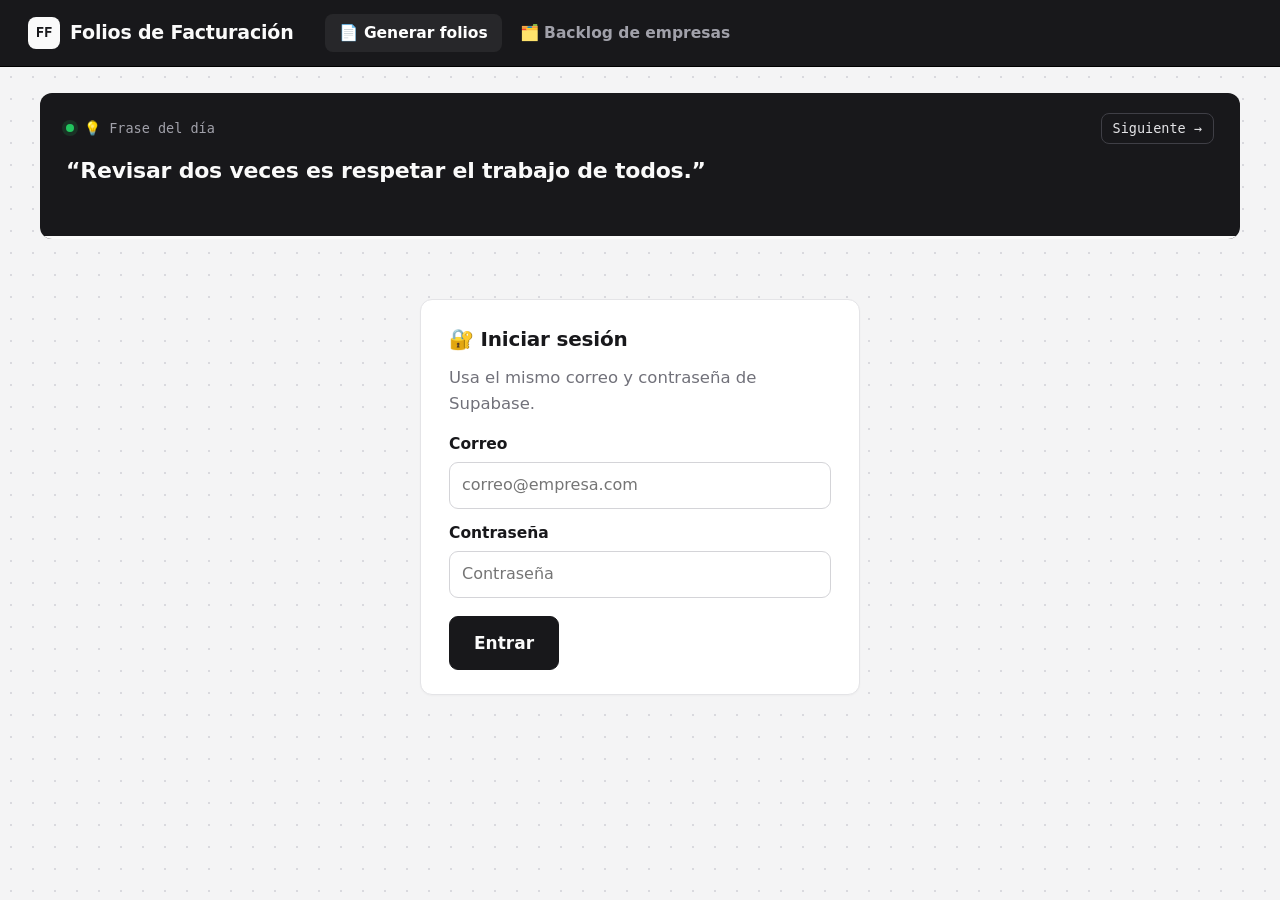
<file: index.html>
<!DOCTYPE html>
<html lang="es">
<head>
  <meta charset="utf-8">
  <meta name="viewport" content="width=device-width, initial-scale=1">
  <title>Generar folios de facturación</title>
  <link rel="icon" href="data:image/svg+xml,<svg xmlns='http://www.w3.org/2000/svg' viewBox='0 0 100 100'><text y='.9em' font-size='90'>🧾</text></svg>">
  <link rel="stylesheet" href="css/estilos.css?v=20261029c">
</head>
<body>
  <header class="topbar"></header>
  <main>
    <div id="app">
      <section class="tarjeta">
        <h2><span class="paso">1</span> 🖼️ Sube la imagen de la tabla</h2>
        <p class="ayuda">Arrastra la imagen aquí, haz clic para elegirla o pégala con <b>Ctrl + V</b>. Se lee automáticamente.</p>
        <div class="dropzone" id="dropzone">
          <div class="grande">📥</div>
          <b>Suelta aquí la imagen</b>
          <div class="nota">(PNG o JPG, como la tabla de "CORPORATION …" con CLIENTE, CONCEPTO, CANTIDAD, P/U…)</div>
        </div>
        <input type="file" id="archivo" accept="image/*" class="oculto">
        <div class="vista-previa oculto" id="vistaPrevia">
          <img id="imgPrevia" alt="Imagen cargada">
          <div id="estadoOCR"></div>
          <div class="progreso oculto" id="barraOCR"><div></div></div>
        </div>
        <div class="acciones">
          <button class="btn sec" id="btnManual">✍️ Capturar sin imagen</button>
        </div>
      </section>

      <section class="tarjeta oculto" id="tarjetaGeneral">
        <h2><span class="paso">2</span> 🏢 Facturadora y fechas</h2>
        <div class="rejilla">
          <div class="ancho">
            <label>Empresa facturadora (emisora) <span class="nota" id="notaEmisor"></span></label>
            <div style="display:flex; gap:10px">
              <select id="selEmisor"></select>
              <button class="btn sec" id="btnNuevoEmisor" title="Agregar al backlog">➕</button>
            </div>
          </div>
          <div><label>Fecha de factura</label><input type="date" id="fechaFactura"></div>
          <div><label>Fecha de operación</label><input type="date" id="fechaOperacion"></div>
          <div><label>Moneda</label><input type="text" id="moneda"></div>
        </div>
      </section>

      <div id="facturas"></div>

      <div class="barra-final oculto" id="barraFinal">
        <div class="resumen" id="resumen"></div>
        <button class="btn sec" id="btnAgregarFactura">➕ Agregar factura</button>
        <button class="btn grande" id="btnZip" style="margin-left:auto">⬇️ Descargar todos (ZIP)</button>
      </div>
    </div>
  </main>

  <script src="vendor/supabase.js?v=20261029c"></script>
  <script src="vendor/tesseract.min.js?v=20261029c"></script>
  <script src="vendor/jszip.min.js?v=20261029c"></script>
  <script src="js/config.js?v=20261029c"></script>
  <script src="js/datos.js?v=20261029c"></script>
  <script src="js/ui.js?v=20261029c"></script>
  <script src="js/sat.js?v=20261029c"></script>
  <script src="js/parser.js?v=20261029c"></script>
  <script src="js/excel.js?v=20261029c"></script>
  <script src="js/app.js?v=20261029c"></script>
</body>
</html>
</file>
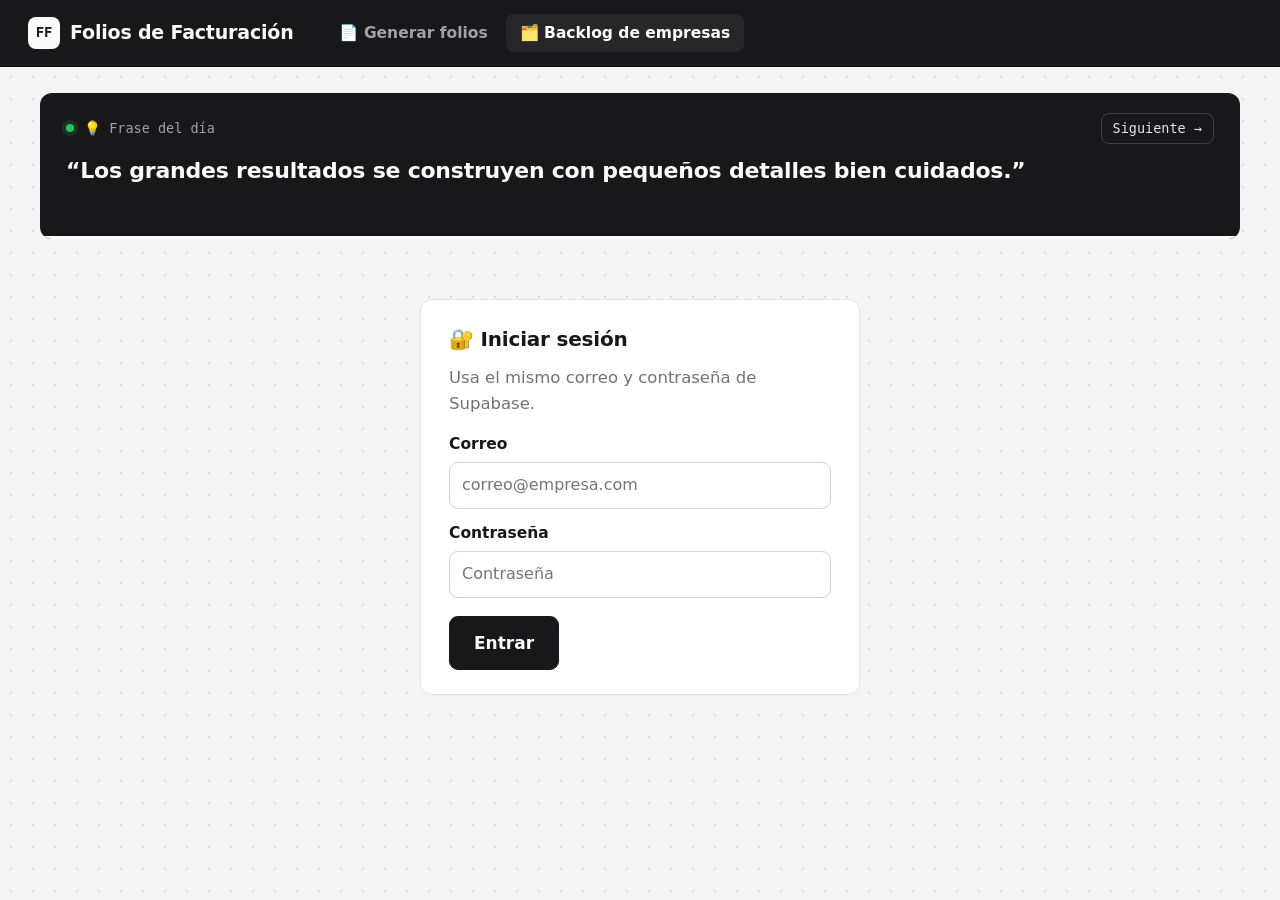
<file: backlog.html>
<!DOCTYPE html>
<html lang="es">
<head>
  <meta charset="utf-8">
  <meta name="viewport" content="width=device-width, initial-scale=1">
  <title>Backlog de empresas · Folios</title>
  <link rel="icon" href="data:image/svg+xml,<svg xmlns='http://www.w3.org/2000/svg' viewBox='0 0 100 100'><text y='.9em' font-size='90'>🗂️</text></svg>">
  <link rel="stylesheet" href="css/estilos.css?v=20261029c">
</head>
<body>
  <header class="topbar"></header>
  <main>
    <div id="app">
      <div class="pestanas" id="pestanas">
        <button data-t="emisoras" class="activo">🏢 Facturadoras (emisoras)</button>
        <button data-t="receptoras">👥 Clientes (receptoras)</button>
        <button data-t="conceptos">🧠 Códigos SAT aprendidos</button>
        <button data-t="xml">📥 Importar desde XML</button>
      </div>
      <section class="tarjeta oculto" id="tarjetaXml">
        <h2>📥 Importar desde XML de facturas (CFDI)</h2>
        <p class="ayuda">Sube XML de facturas ya timbradas (uno, varios o un ZIP). El sistema toma los datos del <b>cliente (receptor)</b>, de la <b>facturadora (emisor)</b> y el <b>código SAT y unidad de cada concepto</b>. Antes de guardar te muestra todo para que elijas qué agregar.</p>
        <div class="dropzone" id="dropXml">
          <div class="grande">🗂️</div>
          <b>Suelta aquí los XML o un ZIP</b>
          <div class="nota">(CFDI 3.3 o 4.0 · puedes seleccionar muchos a la vez)</div>
        </div>
        <input type="file" id="archivoXml" accept=".xml,.zip,text/xml,application/xml,application/zip" multiple class="oculto">
        <div id="resultadoXml"></div>
      </section>
      <section class="tarjeta" id="tarjetaLista">
        <h2 id="titulo"></h2>
        <p class="ayuda" id="ayuda"></p>
        <div class="acciones" style="margin-top:0; margin-bottom:16px">
          <input type="search" class="buscador" id="buscar" placeholder="🔎 Buscar…">
          <button class="btn" id="btnNuevo">➕ Agregar</button>
        </div>
        <div class="tabla-wrap"><table class="lista" id="tabla"></table></div>
      </section>
      <section class="tarjeta">
        <h2>💾 Respaldo</h2>
        <p class="ayuda">Descarga todo el backlog en un archivo, o súbelo para restaurarlo / pasarlo de modo local a Supabase.</p>
        <div class="acciones" style="margin-top:0">
          <button class="btn sec" id="btnExportar">⬇️ Exportar respaldo</button>
          <button class="btn sec" id="btnImportar">⬆️ Importar respaldo</button>
          <input type="file" id="archivoImportar" accept=".json" class="oculto">
        </div>
      </section>
    </div>
  </main>
  <script src="vendor/supabase.js?v=20261029c"></script>
  <script src="js/config.js?v=20261029c"></script>
  <script src="js/datos.js?v=20261029c"></script>
  <script src="js/ui.js?v=20261029c"></script>
  <script src="vendor/jszip.min.js?v=20261029c"></script>
  <script src="js/sat.js?v=20261029c"></script>
  <script src="js/xml.js?v=20261029c"></script>
  <script src="js/backlog.js?v=20261029c"></script>
</body>
</html>
</file>
<file: css/estilos.css>
/* Tema digital neutro */
:root {
  --fondo: #f4f4f5;
  --tarjeta: #ffffff;
  --linea: #e4e4e7;
  --linea-2: #d4d4d8;
  --texto: #18181b;
  --suave: #71717a;
  --tenue: #a1a1aa;
  --oscuro: #18181b;
  --oscuro-2: #27272a;
  --gris-claro: #f4f4f5;
  --ambar: #a16207;
  --ambar-fondo: #fefce8;
  --verde: #15803d;
  --verde-fondo: #f0fdf4;
  --rojo: #b91c1c;
  --rojo-fondo: #fef2f2;
  --radio: 12px;
  --mono: "JetBrains Mono", "SF Mono", "Cascadia Code", Consolas, ui-monospace, monospace;
}
* { box-sizing: border-box; }
body {
  margin: 0; color: var(--texto);
  font: 16.5px/1.55 "Inter", "Segoe UI", system-ui, -apple-system, Roboto, Arial, sans-serif;
  background-color: var(--fondo);
  background-image: radial-gradient(#d9d9de 1px, transparent 1px);
  background-size: 22px 22px;
}

/* Barra superior */
.topbar {
  background: var(--oscuro); color: #fafafa; padding: 14px 28px;
  display: flex; align-items: center; gap: 18px; flex-wrap: wrap;
  border-bottom: 1px solid #000;
}
.topbar .titulo { font-size: 19px; font-weight: 700; display: flex; align-items: center; gap: 10px; letter-spacing: -.01em; }
.topbar .titulo .logo {
  width: 32px; height: 32px; border-radius: 8px; background: #fafafa; color: var(--oscuro);
  display: inline-flex; align-items: center; justify-content: center; font-family: var(--mono); font-size: 14px; font-weight: 800;
}
.topbar nav { display: flex; gap: 4px; margin-left: 14px; }
.topbar nav a { color: #a1a1aa; text-decoration: none; padding: 7px 14px; border-radius: 8px; font-weight: 600; font-size: 15.5px; }
.topbar nav a.activo { background: var(--oscuro-2); color: #fff; }
.topbar nav a:hover { color: #fff; }
.topbar .usuario { margin-left: auto; font-size: 14.5px; color: #a1a1aa; display: flex; gap: 10px; align-items: center; font-family: var(--mono); }
.topbar .usuario button { background: transparent; border: 1px solid #3f3f46; color: #fafafa; padding: 6px 12px; border-radius: 8px; cursor: pointer; font: inherit; }

main { max-width: 1240px; margin: 26px auto; padding: 0 20px 80px; }

/* Frases motivacionales */
.frases {
  background: var(--oscuro); color: #fafafa; border-radius: var(--radio); padding: 20px 26px 0;
  margin-bottom: 22px; position: relative; overflow: hidden;
}
.frases .encabezado { display: flex; align-items: center; gap: 10px; font-family: var(--mono); font-size: 13.5px; color: #a1a1aa; }
.frases .encabezado .dot { width: 8px; height: 8px; border-radius: 50%; background: #22c55e; box-shadow: 0 0 0 4px rgba(34,197,94,.15); }
.frases .encabezado button {
  margin-left: auto; background: transparent; border: 1px solid #3f3f46; color: #e4e4e7; border-radius: 8px;
  padding: 4px 11px; cursor: pointer; font: inherit;
}
.frases .encabezado button:hover { background: var(--oscuro-2); }
.frases .texto { font-size: 22px; font-weight: 600; line-height: 1.4; margin: 12px 0 18px; letter-spacing: -.01em; min-height: 62px; transition: opacity .35s; }
.frases .texto.salir { opacity: 0; }
.frases .barra { height: 3px; background: #3f3f46; margin: 0 -26px; }
.frases .barra > div { height: 100%; width: 0; background: #fafafa; }

/* Tarjetas */
.tarjeta {
  background: var(--tarjeta); border: 1px solid var(--linea); border-radius: var(--radio);
  padding: 24px 28px; margin-bottom: 20px; box-shadow: 0 1px 2px rgba(0,0,0,.03);
}
.tarjeta h2 { margin: 0 0 16px; font-size: 20px; display: flex; align-items: center; gap: 12px; letter-spacing: -.01em; }
.tarjeta h2 .der { margin-left: auto; font-size: 17px; font-weight: 700; color: var(--texto); font-family: var(--mono); }
.paso {
  display: inline-flex; min-width: 38px; height: 28px; border-radius: 7px; background: var(--gris-claro); border: 1px solid var(--linea);
  color: var(--suave); font-size: 13.5px; align-items: center; justify-content: center; font-weight: 700; font-family: var(--mono);
}
.ayuda { color: var(--suave); margin: -6px 0 16px; }

.nota { color: var(--ambar); font-weight: 500; font-size: 14px; }
label { display: block; font-weight: 600; margin-bottom: 6px; font-size: 15.5px; }
label .nota { font-weight: 500; margin-left: 4px; }
input, select, textarea {
  width: 100%; font: inherit; font-size: 16px; padding: 10px 12px; border: 1px solid var(--linea-2);
  border-radius: 9px; background: #fff; color: var(--texto);
}
input[type=number], input[type=date] { font-family: var(--mono); font-size: 15.5px; }
input:focus, select:focus, textarea:focus { outline: none; border-color: var(--oscuro); box-shadow: 0 0 0 3px rgba(24,24,27,.08); }
.rejilla { display: grid; grid-template-columns: repeat(auto-fill, minmax(240px, 1fr)); gap: 16px 20px; }
.rejilla .ancho { grid-column: span 2; }

/* Botones */
.btn {
  display: inline-flex; align-items: center; gap: 8px; border: 1px solid var(--oscuro); border-radius: 9px; cursor: pointer;
  font: inherit; font-weight: 600; padding: 10px 18px; background: var(--oscuro); color: #fafafa; transition: background .15s;
}
.btn:hover { background: #3f3f46; border-color: #3f3f46; }
.btn:disabled { opacity: .45; cursor: not-allowed; }
.btn.sec { background: #fff; color: var(--texto); border-color: var(--linea-2); }
.btn.sec:hover { background: var(--gris-claro); }
.btn.peligro { background: transparent; border-color: transparent; color: var(--rojo); padding: 8px 10px; }
.btn.peligro:hover { background: var(--rojo-fondo); }
.btn.grande { font-size: 17px; padding: 13px 24px; }
.acciones { display: flex; gap: 12px; flex-wrap: wrap; align-items: center; margin-top: 18px; }

/* Zona de carga */
.dropzone {
  border: 1.5px dashed var(--linea-2); border-radius: var(--radio); padding: 36px; text-align: center; cursor: pointer;
  background: repeating-linear-gradient(45deg, #fafafa, #fafafa 10px, #f4f4f5 10px, #f4f4f5 20px); transition: .15s;
}
.dropzone:hover, .dropzone.sobre { border-color: var(--oscuro); background: #fafafa; }
.dropzone .grande { font-size: 40px; }
.dropzone b { font-size: 18.5px; display: block; margin: 4px 0; }
.vista-previa { display: grid; grid-template-columns: minmax(0, 1fr); gap: 14px; margin-top: 16px; }
.vista-previa img { max-width: 100%; max-height: 360px; border-radius: 9px; border: 1px solid var(--linea); justify-self: start; }
.progreso { height: 6px; background: var(--linea); border-radius: 4px; overflow: hidden; }
.progreso > div { height: 100%; width: 0; background: var(--oscuro); transition: width .2s; }

/* Conceptos */
.tabla-wrap { overflow-x: auto; }
table.conceptos { width: 100%; border-collapse: separate; border-spacing: 0 8px; min-width: 1060px; }
table.conceptos th { text-align: left; font-size: 14px; color: var(--suave); font-weight: 600; padding: 0 6px; white-space: nowrap; }
table.conceptos td { padding: 0 6px; vertical-align: top; }
table.conceptos td.num input { text-align: right; }
.importe { padding: 10px 4px; font-weight: 700; text-align: right; white-space: nowrap; font-family: var(--mono); }
.desc-sat { font-size: 14px; color: var(--suave); padding-top: 6px; line-height: 1.35; }
.excel-como { font-size: 13.5px; margin-top: 4px; }

.chip { display: inline-block; font-size: 12.5px; font-weight: 600; border-radius: 6px; padding: 2px 8px; margin-top: 6px; white-space: nowrap; border: 1px solid transparent; }
.chip.aprendido { background: var(--verde-fondo); color: var(--verde); border-color: #bbf7d0; }
.chip.sugerido { background: var(--ambar-fondo); color: var(--ambar); border-color: #fde68a; }
.chip.manual { background: var(--gris-claro); color: var(--texto); border-color: var(--linea-2); }
.chip.error { background: var(--rojo-fondo); color: var(--rojo); border-color: #fecaca; }

.totales { margin-left: auto; width: 340px; max-width: 100%; margin-top: 8px; font-family: var(--mono); }
.totales div { display: flex; justify-content: space-between; padding: 4px 0; font-size: 16px; }
.totales .total { font-size: 20px; font-weight: 800; border-top: 1px solid var(--texto); padding-top: 8px; margin-top: 4px; }

.aviso { padding: 11px 15px; border-radius: 9px; margin: 10px 0; font-weight: 500; border: 1px solid transparent; }
.aviso.ambar { background: var(--ambar-fondo); color: var(--ambar); border-color: #fde68a; }
.aviso.rojo { background: var(--rojo-fondo); color: var(--rojo); border-color: #fecaca; }
.aviso.verde { background: var(--verde-fondo); color: var(--verde); border-color: #bbf7d0; }
.aviso.violeta { background: var(--gris-claro); color: var(--texto); border-color: var(--linea-2); }

/* Combobox SAT */
.combo { position: relative; }
.combo input { font-family: var(--mono); }
.combo-lista {
  position: absolute; z-index: 50; top: calc(100% + 4px); left: 0; width: 460px; max-height: 320px; overflow: auto;
  background: #fff; border: 1px solid var(--linea-2); border-radius: 10px; box-shadow: 0 12px 30px rgba(0,0,0,.12);
}
.combo-lista div { padding: 9px 12px; cursor: pointer; font-size: 15px; border-bottom: 1px solid var(--gris-claro); }
.combo-lista div:hover, .combo-lista div.sel { background: var(--gris-claro); }
.combo-lista b { font-family: var(--mono); margin-right: 8px; }
.combo-lista .vacio { color: var(--suave); cursor: default; }

/* Barra inferior */
.barra-final {
  position: sticky; bottom: 14px; background: var(--oscuro); color: #fafafa; border-radius: var(--radio);
  padding: 13px 20px; display: flex; gap: 14px; align-items: center; flex-wrap: wrap; box-shadow: 0 10px 30px rgba(0,0,0,.2);
}
.barra-final .resumen { font-size: 16.5px; }
.barra-final .resumen b { font-family: var(--mono); }
.barra-final .btn { background: #fafafa; color: var(--oscuro); border-color: #fafafa; }
.barra-final .btn:hover { background: #e4e4e7; }
.barra-final .btn.sec { background: transparent; color: #fafafa; border-color: #3f3f46; }
.barra-final .btn.sec:hover { background: var(--oscuro-2); }

/* Modal */
.modal-fondo { position: fixed; inset: 0; background: rgba(9,9,11,.5); display: flex; align-items: flex-start; justify-content: center; z-index: 100; padding: 40px 16px; overflow: auto; }
.modal { background: #fff; border-radius: var(--radio); padding: 26px 28px; width: 760px; max-width: 100%; border: 1px solid var(--linea); }
.modal h3 { margin: 0 0 18px; font-size: 20px; }

/* Backlog */
.pestanas { display: flex; gap: 6px; margin-bottom: 18px; flex-wrap: wrap; background: #fff; border: 1px solid var(--linea); border-radius: var(--radio); padding: 6px; width: fit-content; }
.pestanas button { font: inherit; font-weight: 600; border: 0; background: transparent; padding: 9px 16px; border-radius: 8px; cursor: pointer; color: var(--suave); }
.pestanas button.activo { background: var(--oscuro); color: #fff; }
table.lista { width: 100%; border-collapse: collapse; }
table.lista th, table.lista td { text-align: left; padding: 11px 10px; border-bottom: 1px solid var(--linea); vertical-align: top; }
table.lista th { font-size: 14px; color: var(--suave); font-weight: 600; }
table.lista tr:hover td { background: #fafafa; }
.buscador { max-width: 380px; }

.toast { position: fixed; right: 22px; bottom: 22px; background: var(--oscuro); color: #fff; padding: 13px 18px; border-radius: 10px; z-index: 200; box-shadow: 0 8px 24px rgba(0,0,0,.25); font-weight: 600; }
.oculto { display: none !important; }
.login { max-width: 440px; margin: 60px auto; }
</file>
